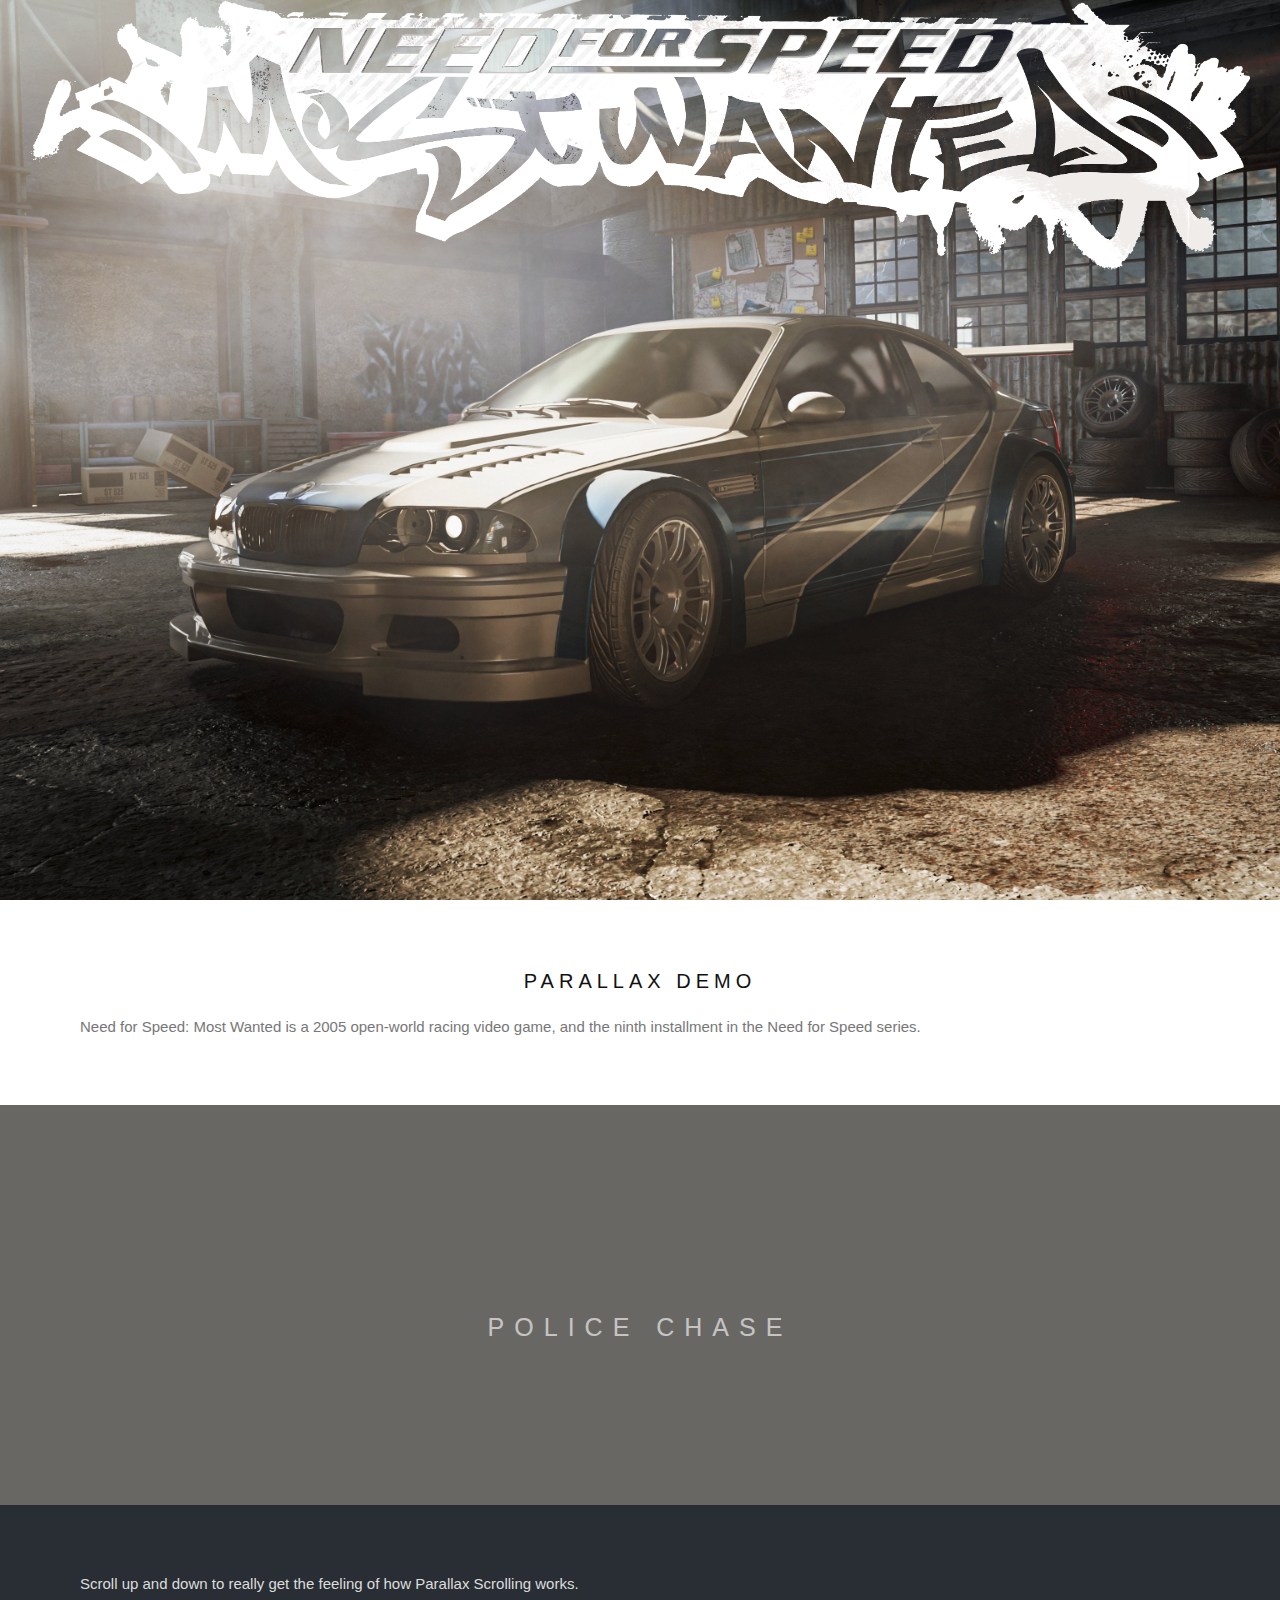
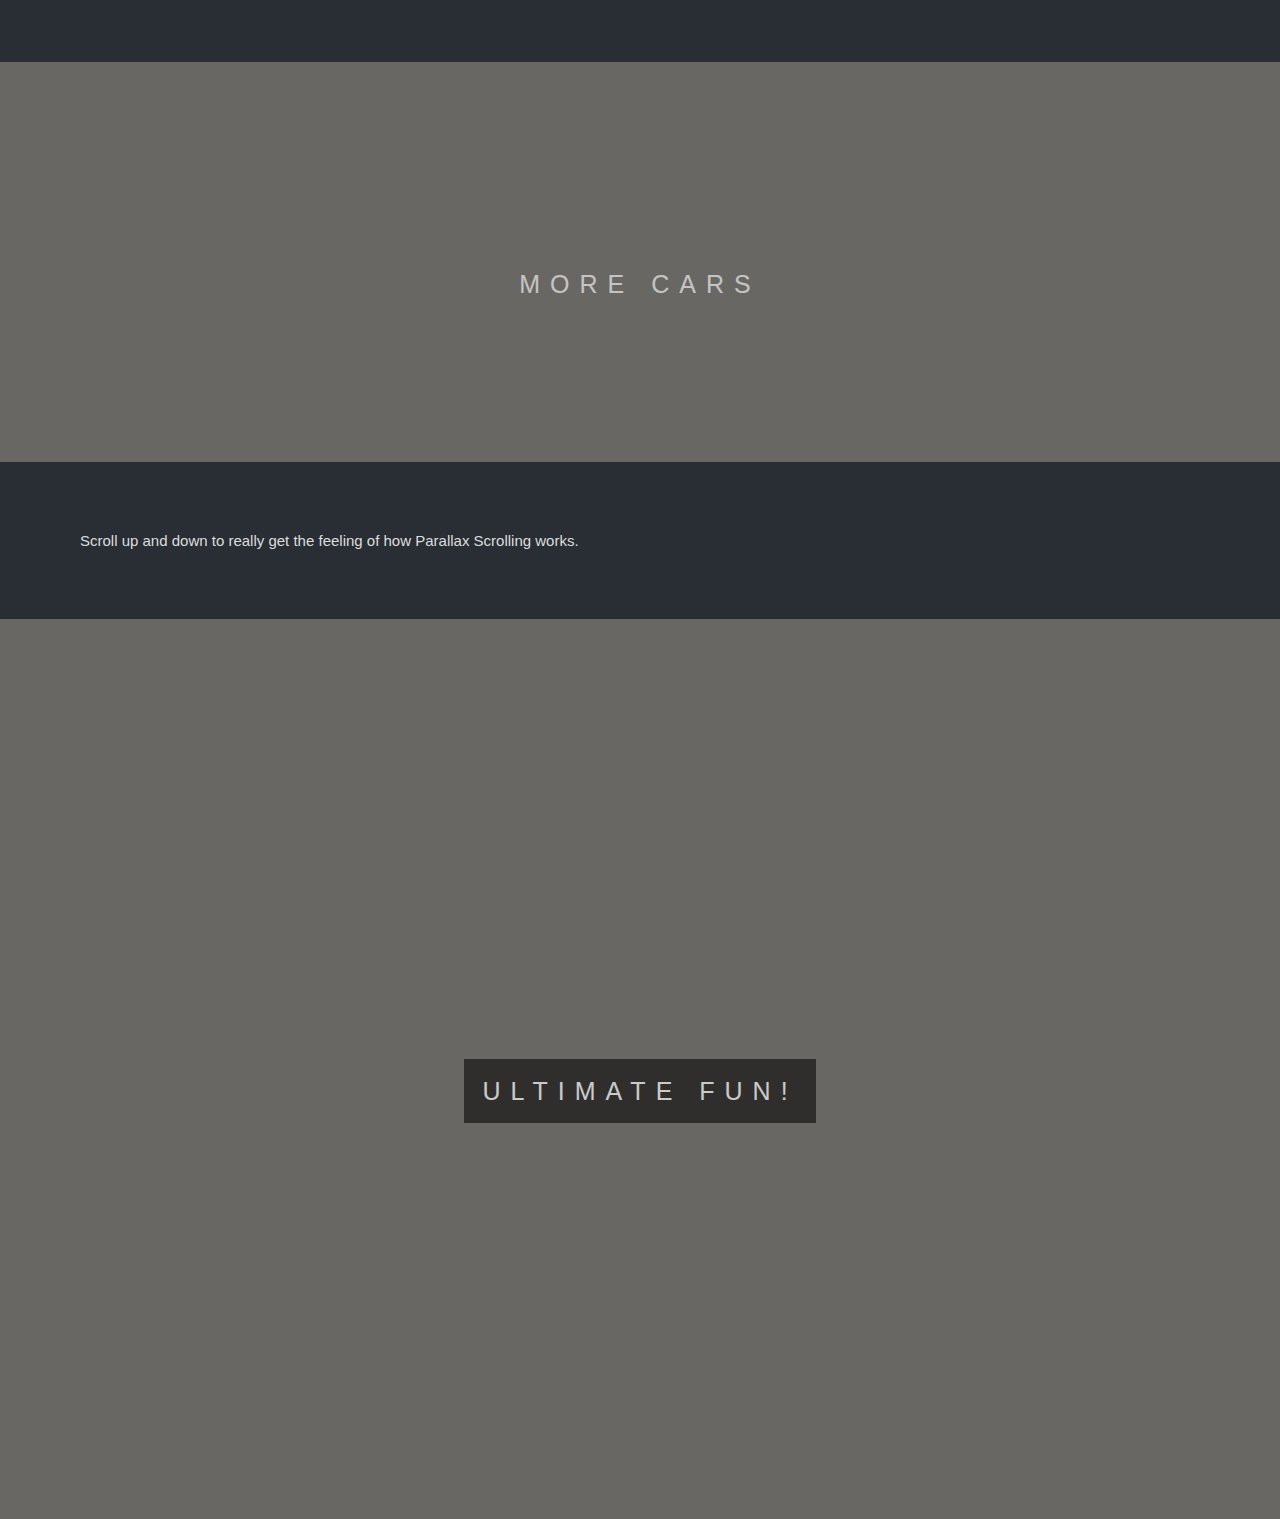
<file: index.html>
<!DOCTYPE html>
<head>
<title>need for speed</title>
<meta name="viewport" content="width=device-width, initial-scale=1">
</head>

<link rel="stylesheet" href="styles.css">
<body style="background-color:#696764;">


<div class="parallax">
        <img src="need for speed most wanted 2005.png" class="logo"/>
    </div>
	
		





<head>
<meta name="viewport" content="width=device-width, initial-scale=1">
<style>
body, html {
  height: 100%;
  margin: 0;
  font: 400 15px/1.8 "Lato", sans-serif;
  color: #777;
}

.bgimg-1, .bgimg-2, .bgimg-3 {
  position: relative;
  opacity: 0.65;
  background-attachment: fixed;
  background-position: center;
  background-repeat: no-repeat;
  background-size: cover;

}
.bgimg-1 {
  background-image: url("blacklist1.jpg");
  min-height: 100%;
}

.bgimg-2 {
  background-image: url("337372.jpg");
  min-height: 400px;
}

.bgimg-3 {
  background-image: url("cars.jpg");
  min-height: 400px;
}

.caption {
  position: absolute;
  left: 0;
  top: 50%;
  width: 100%;
  text-align: center;
  color: #000;
}

.caption span.border {
  background-color: #111;
  color: #fff;
  padding: 18px;
  font-size: 25px;
  letter-spacing: 10px;
}

h3 {
  letter-spacing: 5px;
  text-transform: uppercase;
  font: 20px "Lato", sans-serif;
  color: #111;
}

/* Turn off parallax scrolling for tablets and phones */
@media only screen and (max-device-width: 1024px) {
  .bgimg-1, .bgimg-2, .bgimg-3 {
    background-attachment: scroll;
  }
}
</style>
</head>
<body>


<div style="color: #777;background-color:white;text-align:center;padding:50px 80px;text-align: justify;">
  <h3 style="text-align:center;">Parallax Demo</h3>
  <p>Need for Speed: Most Wanted is a 2005 open-world racing video game, and the ninth installment in the Need for Speed series.</p>
  </div>

<div class="bgimg-2">
  <div class="caption">
  <span class="border" style="background-color:transparent;font-size:25px;color: #f7f7f7;">POLICE CHASE</span>
  </div>
</div>

<div style="position:relative;">
  <div style="color:#ddd;background-color:#282E34;text-align:center;padding:50px 80px;text-align: justify;">
  <p>Scroll up and down to really get the feeling of how Parallax Scrolling works.</p>
  </div>
</div>

<div class="bgimg-3">
  <div class="caption">
  <span class="border" style="background-color:transparent;font-size:25px;color: #f7f7f7;">MORE CARS</span>
  </div>
</div>

<div style="position:relative;">
  <div style="color:#ddd;background-color:#282E34;text-align:center;padding:50px 80px;text-align: justify;">
  <p>Scroll up and down to really get the feeling of how Parallax Scrolling works.</p>
  </div>
</div>

<div class="bgimg-1">
  <div class="caption">
  <span class="border">ULTIMATE FUN!</span>
  </div>
</div>

</body>
</html>
</file>
<file: styles.css>
.text{
font-size: 20px;
font-family: aerial;
position: absolute;
top: 20px;
left: 20px;


color: lightgrey;
padding-left: 950px;
padding-right: 20px;
}


.logo
        {
        	height: 30%;
        	display: block;
        	margin: auto;
        	width: auto;
        	z-index: 10;
        }
        
        .parallax {
        /* The image used */
            background-image: url("front4.jpg");
            
        /* Set a specific height */
          height: 100vh;
        	width: 100%;
          
        /* Create the parallax scrolling effect */
            background-attachment: fixed;
            background-position: center;
            background-repeat: no-repeat;
            background-size: cover;
            z-index: 1;
        }









#container {
    position:relative;
}

img1 {
  max-width: 100%;
  height: auto;
}




  /* Set a specific height */
  min-height: 750px; 

  /* Create the parallax scrolling effect */
  background-attachment: fixed;
  background-position: center;
  background-repeat: no-repeat;
  background-size: cover;
}

a:link {
  color: blue;
  background-color: transparent;
  text-decoration: none;
}

a:visited {
  color: pink;
  background-color: transparent;
  text-decoration: none;
}
a:hover {
  color: red;
  background-color: transparent;
  text-decoration: underline;
}
a:active {
  color: yellow;
  background-color: transparent;
  text-decoration: underline;
}
</file>
